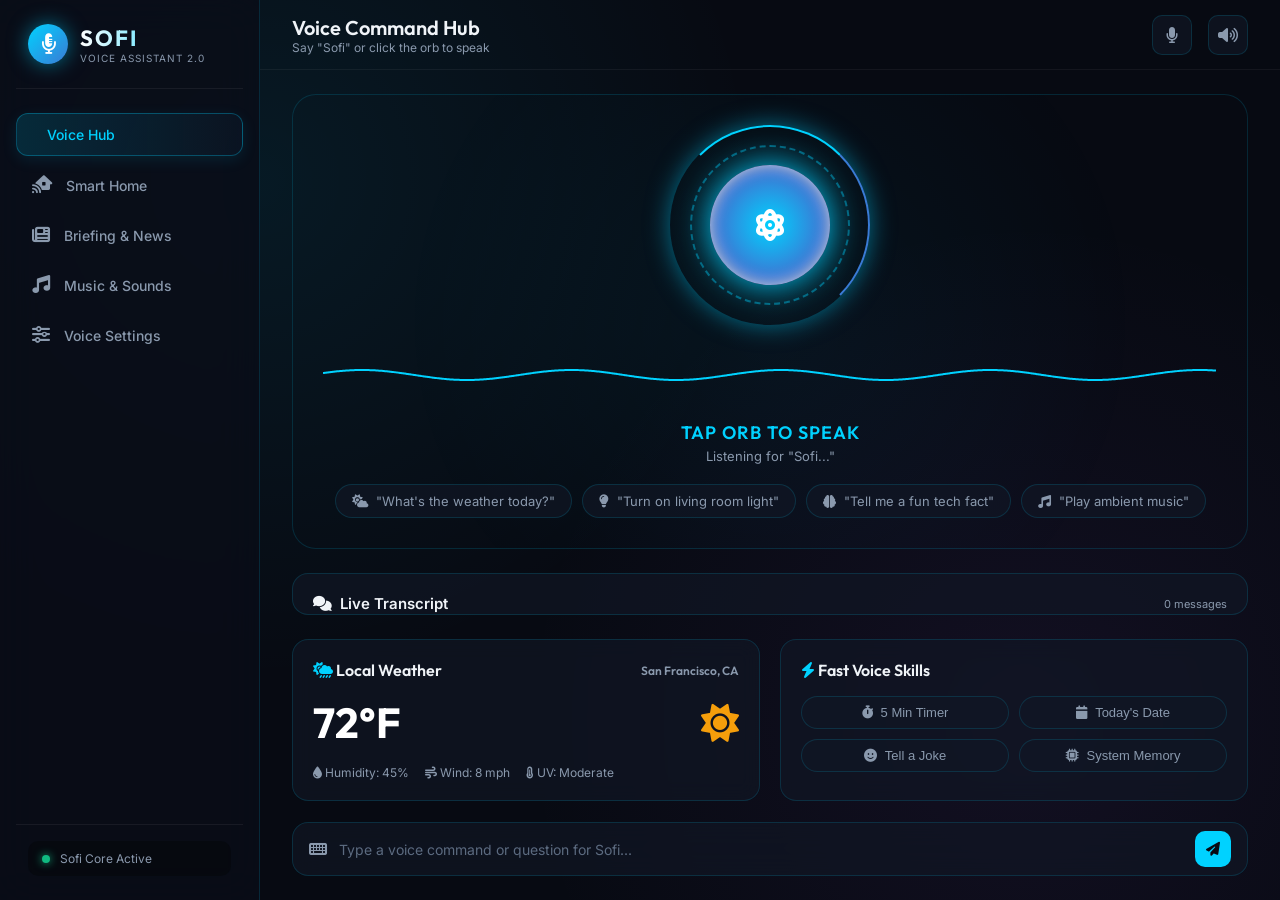
<file: alexa_app/index.html>
<!DOCTYPE html>
<html lang="en">
<head>
  <meta charset="UTF-8">
  <meta name="viewport" content="width=device-width, initial-scale=1.0">
  <title>SOFI — Modern Voice Assistant Interface</title>
  <!-- Google Fonts -->
  <link rel="preconnect" href="https://fonts.googleapis.com">
  <link rel="preconnect" href="https://fonts.gstatic.com" crossorigin>
  <link href="https://fonts.googleapis.com/css2?family=Inter:wght@300;400;500;600;700&family=Outfit:wght@400;500;600;700;800&display=swap" rel="stylesheet">
  <!-- FontAwesome Icons -->
  <link rel="stylesheet" href="https://cdnjs.cloudflare.com/ajax/libs/font-awesome/6.4.0/css/all.min.css">
  
  <style>
    :root {
      --bg-dark: #070a12;
      --bg-card: rgba(18, 24, 38, 0.65);
      --bg-card-hover: rgba(28, 36, 56, 0.75);
      --border-color: rgba(0, 210, 255, 0.15);
      --border-glow: rgba(0, 210, 255, 0.4);
      
      --cyan-primary: #00d2ff;
      --cyan-glow: rgba(0, 210, 255, 0.5);
      --blue-accent: #3a7bd5;
      --purple-accent: #9d4edd;
      
      --text-main: #f0f4f8;
      --text-muted: #8a99ad;
      --text-dim: #5c6b80;
      
      --success: #10b981;
      --warning: #f59e0b;
      --danger: #ef4444;
      
      --sidebar-width: 260px;
    }

    *, *::before, *::after {
      box-sizing: border-box;
      margin: 0;
      padding: 0;
    }

    body {
      background-color: var(--bg-dark);
      background-image: 
        radial-gradient(circle at 20% 20%, rgba(0, 210, 255, 0.08) 0%, transparent 40%),
        radial-gradient(circle at 80% 80%, rgba(157, 78, 221, 0.08) 0%, transparent 40%),
        radial-gradient(circle at 50% 50%, rgba(7, 10, 18, 0.95) 0%, #070a12 100%);
      color: var(--text-main);
      font-family: 'Inter', sans-serif;
      height: 100vh;
      display: flex;
      overflow: hidden;
      user-select: none;
    }

    /* ── SIDEBAR NAV ── */
    aside {
      width: var(--sidebar-width);
      background: rgba(10, 14, 24, 0.85);
      backdrop-filter: blur(20px);
      -webkit-backdrop-filter: blur(20px);
      border-right: 1px solid var(--border-color);
      display: flex;
      flex-direction: column;
      padding: 24px 16px;
      z-index: 10;
    }

    .brand {
      display: flex;
      align-items: center;
      gap: 12px;
      padding: 0 12px 24px;
      border-bottom: 1px solid rgba(255, 255, 255, 0.06);
    }

    .brand-icon {
      width: 40px;
      height: 40px;
      border-radius: 50%;
      background: linear-gradient(135deg, var(--cyan-primary), var(--blue-accent));
      display: flex;
      align-items: center;
      justify-content: center;
      box-shadow: 0 0 20px var(--cyan-glow);
      color: #fff;
      font-size: 20px;
    }

    .brand-text {
      font-family: 'Outfit', sans-serif;
      font-size: 22px;
      font-weight: 700;
      letter-spacing: 2px;
      background: linear-gradient(90deg, #ffffff, var(--cyan-primary));
      -webkit-background-clip: text;
      -webkit-text-fill-color: transparent;
    }

    .brand-tag {
      font-size: 10px;
      color: var(--text-muted);
      letter-spacing: 1px;
      text-transform: uppercase;
    }

    .nav-list {
      list-style: none;
      margin-top: 24px;
      display: flex;
      flex-direction: column;
      gap: 8px;
    }

    .nav-item {
      display: flex;
      align-items: center;
      gap: 14px;
      padding: 12px 16px;
      border-radius: 12px;
      color: var(--text-muted);
      font-size: 14px;
      font-weight: 500;
      cursor: pointer;
      transition: all 0.3s cubic-bezier(0.4, 0, 0.2, 1);
    }

    .nav-item i {
      font-size: 18px;
      transition: color 0.3s;
    }

    .nav-item:hover {
      background: var(--bg-card-hover);
      color: var(--text-main);
    }

    .nav-item.active {
      background: linear-gradient(90deg, rgba(0, 210, 255, 0.15), rgba(58, 123, 213, 0.05));
      border: 1px solid rgba(0, 210, 255, 0.3);
      color: var(--cyan-primary);
      box-shadow: 0 4px 15px rgba(0, 210, 255, 0.1);
    }

    .nav-item.active i {
      color: var(--cyan-primary);
      text-shadow: 0 0 10px var(--cyan-glow);
    }

    .sidebar-footer {
      margin-top: auto;
      padding: 16px 12px 0;
      border-top: 1px solid rgba(255, 255, 255, 0.06);
    }

    .status-badge {
      display: flex;
      align-items: center;
      gap: 10px;
      padding: 10px 14px;
      background: rgba(0, 0, 0, 0.3);
      border-radius: 10px;
      font-size: 12px;
      color: var(--text-muted);
    }

    .status-dot {
      width: 8px;
      height: 8px;
      border-radius: 50%;
      background: var(--success);
      box-shadow: 0 0 8px var(--success);
    }

    /* ── MAIN CONTENT AREA ── */
    main {
      flex: 1;
      display: flex;
      flex-direction: column;
      position: relative;
      overflow: hidden;
    }

    /* Top Bar */
    header {
      height: 70px;
      padding: 0 32px;
      display: flex;
      align-items: center;
      justify-content: space-between;
      border-bottom: 1px solid rgba(255, 255, 255, 0.05);
    }

    .header-title h1 {
      font-family: 'Outfit', sans-serif;
      font-size: 20px;
      font-weight: 600;
    }

    .header-title p {
      font-size: 12px;
      color: var(--text-muted);
    }

    .header-actions {
      display: flex;
      align-items: center;
      gap: 16px;
    }

    .btn-icon {
      width: 40px;
      height: 40px;
      border-radius: 10px;
      background: var(--bg-card);
      border: 1px solid var(--border-color);
      color: var(--text-muted);
      display: flex;
      align-items: center;
      justify-content: center;
      cursor: pointer;
      transition: all 0.3s;
    }

    .btn-icon:hover {
      background: var(--bg-card-hover);
      color: var(--cyan-primary);
      border-color: var(--cyan-primary);
      box-shadow: 0 0 12px rgba(0, 210, 255, 0.2);
    }

    /* Content Views */
    .content-body {
      flex: 1;
      padding: 24px 32px;
      overflow-y: auto;
      display: flex;
      flex-direction: column;
      gap: 24px;
    }

    .view-section {
      display: none;
      flex-direction: column;
      gap: 24px;
      height: 100%;
    }

    .view-section.active {
      display: flex;
    }

    /* ── SOFI ORB VISUALIZER CONTAINER ── */
    .hero-orb-container {
      display: flex;
      flex-direction: column;
      align-items: center;
      justify-content: center;
      padding: 30px;
      background: radial-gradient(circle at center, rgba(0, 210, 255, 0.05) 0%, transparent 70%);
      border-radius: 24px;
      border: 1px solid var(--border-color);
      position: relative;
    }

    /* Holographic Ring Visualizer */
    .orb-wrapper {
      position: relative;
      width: 200px;
      height: 200px;
      display: flex;
      align-items: center;
      justify-content: center;
      cursor: pointer;
    }

    .orb-ring {
      position: absolute;
      width: 100%;
      height: 100%;
      border-radius: 50%;
      border: 2px solid transparent;
      border-top-color: var(--cyan-primary);
      border-right-color: var(--blue-accent);
      animation: spinOrb 6s linear infinite;
      box-shadow: 0 0 25px var(--cyan-glow);
    }

    .orb-ring-inner {
      position: absolute;
      width: 80%;
      height: 80%;
      border-radius: 50%;
      border: 2px dashed rgba(0, 210, 255, 0.4);
      animation: spinOrbReverse 10s linear infinite;
    }

    .orb-core {
      position: absolute;
      width: 60%;
      height: 60%;
      border-radius: 50%;
      background: radial-gradient(circle, var(--cyan-primary) 0%, var(--blue-accent) 60%, rgba(157, 78, 221, 0.4) 100%);
      box-shadow: 0 0 35px var(--cyan-primary), inset 0 0 15px rgba(255, 255, 255, 0.8);
      transition: all 0.5s cubic-bezier(0.175, 0.885, 0.32, 1.275);
      display: flex;
      align-items: center;
      justify-content: center;
      color: #fff;
      font-size: 32px;
    }

    .orb-wrapper:hover .orb-core {
      transform: scale(1.08);
      box-shadow: 0 0 50px var(--cyan-primary), inset 0 0 25px rgba(255, 255, 255, 1);
    }

    /* States */
    .orb-wrapper.listening .orb-ring {
      animation: spinOrb 1.5s linear infinite;
      border-top-color: #00ffcc;
      border-right-color: #00d2ff;
      box-shadow: 0 0 40px #00ffcc;
    }

    .orb-wrapper.listening .orb-core {
      animation: pulseCore 1s ease-in-out infinite alternate;
      background: radial-gradient(circle, #00ffcc 0%, #00d2ff 70%);
    }

    .orb-wrapper.speaking .orb-ring {
      animation: spinOrb 3s linear infinite;
      border-top-color: var(--purple-accent);
      border-right-color: var(--cyan-primary);
      box-shadow: 0 0 40px var(--purple-accent);
    }

    @keyframes spinOrb {
      0% { transform: rotate(0deg); }
      100% { transform: rotate(360deg); }
    }

    @keyframes spinOrbReverse {
      0% { transform: rotate(360deg); }
      100% { transform: rotate(0deg); }
    }

    @keyframes pulseCore {
      0% { transform: scale(0.95); opacity: 0.85; }
      100% { transform: scale(1.15); opacity: 1; }
    }

    /* Audio Waves Canvas */
    #waveCanvas {
      width: 100%;
      height: 60px;
      margin-top: 20px;
    }

    /* Status Label */
    .orb-status-text {
      margin-top: 16px;
      font-family: 'Outfit', sans-serif;
      font-size: 18px;
      font-weight: 600;
      color: var(--cyan-primary);
      letter-spacing: 1px;
      text-transform: uppercase;
    }

    .orb-sub-text {
      font-size: 13px;
      color: var(--text-muted);
      margin-top: 4px;
    }

    /* ── QUICK VOICE SUGGESTIONS ── */
    .voice-chips {
      display: flex;
      flex-wrap: wrap;
      gap: 10px;
      justify-content: center;
      margin-top: 20px;
    }

    .chip {
      padding: 8px 16px;
      background: var(--bg-card);
      border: 1px solid var(--border-color);
      border-radius: 20px;
      font-size: 13px;
      color: var(--text-muted);
      cursor: pointer;
      transition: all 0.3s;
      display: flex;
      align-items: center;
      gap: 8px;
    }

    .chip:hover {
      background: var(--bg-card-hover);
      color: var(--cyan-primary);
      border-color: var(--cyan-primary);
      transform: translateY(-2px);
    }

    /* ── CONVERSATION TRANSCRIPT PANEL ── */
    .transcript-card {
      background: var(--bg-card);
      border: 1px solid var(--border-color);
      border-radius: 16px;
      padding: 20px;
      display: flex;
      flex-direction: column;
      gap: 16px;
      max-height: 280px;
      overflow-y: auto;
    }

    .transcript-header {
      display: flex;
      align-items: center;
      justify-content: space-between;
      border-bottom: 1px solid rgba(255, 255, 255, 0.05);
      padding-bottom: 12px;
    }

    .transcript-header h3 {
      font-size: 15px;
      font-weight: 600;
      display: flex;
      align-items: center;
      gap: 8px;
    }

    .message-item {
      display: flex;
      gap: 12px;
      align-items: flex-start;
      animation: fadeIn 0.3s ease;
    }

    .avatar {
      width: 32px;
      height: 32px;
      border-radius: 50%;
      display: flex;
      align-items: center;
      justify-content: center;
      font-size: 14px;
      flex-shrink: 0;
    }

    .avatar-user {
      background: rgba(255, 255, 255, 0.1);
      color: var(--text-main);
    }

    .avatar-sofi {
      background: linear-gradient(135deg, var(--cyan-primary), var(--blue-accent));
      color: #fff;
    }

    .msg-content {
      background: rgba(0, 0, 0, 0.25);
      padding: 10px 14px;
      border-radius: 12px;
      font-size: 14px;
      line-height: 1.5;
      max-width: 85%;
    }

    .msg-user .msg-content {
      border: 1px solid rgba(255, 255, 255, 0.08);
    }

    .msg-sofi .msg-content {
      border: 1px solid rgba(0, 210, 255, 0.2);
      background: rgba(0, 210, 255, 0.05);
    }

    /* ── DASHBOARD GRID & SKILL CARDS ── */
    .grid-2 {
      display: grid;
      grid-template-columns: repeat(auto-fit, minmax(320px, 1fr));
      gap: 20px;
    }

    .card {
      background: var(--bg-card);
      border: 1px solid var(--border-color);
      border-radius: 16px;
      padding: 20px;
      display: flex;
      flex-direction: column;
      gap: 16px;
      backdrop-filter: blur(10px);
      transition: border-color 0.3s;
    }

    .card:hover {
      border-color: var(--border-glow);
    }

    .card-title {
      font-family: 'Outfit', sans-serif;
      font-size: 16px;
      font-weight: 600;
      display: flex;
      align-items: center;
      justify-content: space-between;
    }

    .card-title i {
      color: var(--cyan-primary);
    }

    /* Weather Card */
    .weather-temp-box {
      display: flex;
      align-items: center;
      justify-content: space-between;
    }

    .temp-big {
      font-family: 'Outfit', sans-serif;
      font-size: 42px;
      font-weight: 700;
      color: #fff;
    }

    .weather-icon {
      font-size: 38px;
      color: #f59e0b;
    }

    .weather-stats {
      display: flex;
      gap: 16px;
      font-size: 12px;
      color: var(--text-muted);
    }

    /* Smart Home Card Controls */
    .device-row {
      display: flex;
      align-items: center;
      justify-content: space-between;
      padding: 12px 14px;
      background: rgba(0, 0, 0, 0.2);
      border-radius: 12px;
      border: 1px solid rgba(255, 255, 255, 0.05);
    }

    .device-info {
      display: flex;
      align-items: center;
      gap: 12px;
    }

    .device-icon {
      width: 36px;
      height: 36px;
      border-radius: 10px;
      background: rgba(0, 210, 255, 0.1);
      color: var(--cyan-primary);
      display: flex;
      align-items: center;
      justify-content: center;
      font-size: 16px;
    }

    /* Toggle Switch */
    .switch {
      position: relative;
      display: inline-block;
      width: 44px;
      height: 24px;
    }

    .switch input {
      opacity: 0;
      width: 0;
      height: 0;
    }

    .slider {
      position: absolute;
      cursor: pointer;
      top: 0; left: 0; right: 0; bottom: 0;
      background-color: rgba(255, 255, 255, 0.15);
      transition: .3s;
      border-radius: 24px;
    }

    .slider:before {
      position: absolute;
      content: "";
      height: 18px;
      width: 18px;
      left: 3px;
      bottom: 3px;
      background-color: white;
      transition: .3s;
      border-radius: 50%;
    }

    input:checked + .slider {
      background-color: var(--cyan-primary);
      box-shadow: 0 0 10px var(--cyan-glow);
    }

    input:checked + .slider:before {
      transform: translateX(20px);
    }

    /* Music Player Component */
    .player-visualizer {
      display: flex;
      align-items: flex-end;
      gap: 4px;
      height: 30px;
      justify-content: center;
    }

    .bar {
      width: 4px;
      height: 10%;
      background: var(--cyan-primary);
      border-radius: 2px;
      transition: height 0.1s;
    }

    .player-controls {
      display: flex;
      align-items: center;
      justify-content: center;
      gap: 20px;
    }

    .btn-play {
      width: 48px;
      height: 48px;
      border-radius: 50%;
      background: linear-gradient(135deg, var(--cyan-primary), var(--blue-accent));
      border: none;
      color: #fff;
      font-size: 18px;
      cursor: pointer;
      box-shadow: 0 0 15px var(--cyan-glow);
      display: flex;
      align-items: center;
      justify-content: center;
      transition: transform 0.2s;
    }

    .btn-play:hover {
      transform: scale(1.08);
    }

    /* Input Bar */
    .input-bar {
      margin-top: auto;
      display: flex;
      align-items: center;
      gap: 12px;
      background: var(--bg-card);
      border: 1px solid var(--border-color);
      border-radius: 16px;
      padding: 8px 16px;
      backdrop-filter: blur(15px);
    }

    .input-bar input {
      flex: 1;
      background: transparent;
      border: none;
      outline: none;
      color: var(--text-main);
      font-size: 14px;
      font-family: inherit;
    }

    .input-bar input::placeholder {
      color: var(--text-dim);
    }

    .btn-send {
      width: 36px;
      height: 36px;
      border-radius: 10px;
      background: var(--cyan-primary);
      border: none;
      color: var(--bg-dark);
      font-size: 14px;
      cursor: pointer;
      display: flex;
      align-items: center;
      justify-content: center;
      font-weight: bold;
      transition: all 0.2s;
    }

    .btn-send:hover {
      background: #33e0ff;
      box-shadow: 0 0 12px var(--cyan-glow);
    }

    @keyframes fadeIn {
      from { opacity: 0; transform: translateY(6px); }
      to { opacity: 1; transform: translateY(0); }
    }
  </style>
</head>
<body>

  <!-- ── SIDEBAR NAV ── -->
  <aside>
    <div class="brand">
      <div class="brand-icon">
        <i class="fa-solid fa-microphone-lines"></i>
      </div>
      <div>
        <div class="brand-text">SOFI</div>
        <div class="brand-tag">Voice Assistant 2.0</div>
      </div>
    </div>

    <ul class="nav-list">
      <li class="nav-item active" data-view="voice-hub">
        <i class="fa-solid fa-waveform-lines"></i> Voice Hub
      </li>
      <li class="nav-item" data-view="smart-home">
        <i class="fa-solid fa-house-signal"></i> Smart Home
      </li>
      <li class="nav-item" data-view="briefing">
        <i class="fa-solid fa-newspaper"></i> Briefing & News
      </li>
      <li class="nav-item" data-view="media">
        <i class="fa-solid fa-music"></i> Music & Sounds
      </li>
      <li class="nav-item" data-view="settings">
        <i class="fa-solid fa-sliders"></i> Voice Settings
      </li>
    </ul>

    <div class="sidebar-footer">
      <div class="status-badge">
        <div class="status-dot"></div>
        <span>Sofi Core Active</span>
      </div>
    </div>
  </aside>

  <!-- ── MAIN CONTAINER ── -->
  <main>
    <header>
      <div class="header-title">
        <h1 id="pageTitle">Voice Command Hub</h1>
        <p id="pageSubtitle">Say "Sofi" or click the orb to speak</p>
      </div>

      <div class="header-actions">
        <div class="btn-icon" id="toggleMuteBtn" title="Toggle Mic Mute">
          <i class="fa-solid fa-microphone"></i>
        </div>
        <div class="btn-icon" id="refreshVoiceBtn" title="Test Sofi Voice">
          <i class="fa-solid fa-volume-high"></i>
        </div>
      </div>
    </header>

    <div class="content-body">

      <!-- ── SECTION 1: VOICE HUB ── -->
      <section class="view-section active" id="view-voice-hub">

        <!-- Glowing Orb Visualizer -->
        <div class="hero-orb-container">
          <div class="orb-wrapper" id="orbBtn" title="Click to speak with Sofi">
            <div class="orb-ring"></div>
            <div class="orb-ring-inner"></div>
            <div class="orb-core">
              <i class="fa-solid fa-atom" id="orbIcon"></i>
            </div>
          </div>

          <!-- Waveforms canvas -->
          <canvas id="waveCanvas"></canvas>

          <div class="orb-status-text" id="orbStatus">TAP ORB TO SPEAK</div>
          <div class="orb-sub-text" id="orbSubText">Listening for "Sofi..."</div>

          <!-- Voice chips -->
          <div class="voice-chips">
            <div class="chip" onclick="askSofi('What\'s the weather today?')">
              <i class="fa-solid fa-cloud-sun"></i> "What's the weather today?"
            </div>
            <div class="chip" onclick="askSofi('Turn on living room light')">
              <i class="fa-solid fa-lightbulb"></i> "Turn on living room light"
            </div>
            <div class="chip" onclick="askSofi('Tell me a fun tech fact')">
              <i class="fa-solid fa-brain"></i> "Tell me a fun tech fact"
            </div>
            <div class="chip" onclick="askSofi('Play ambient relax music')">
              <i class="fa-solid fa-music"></i> "Play ambient music"
            </div>
          </div>
        </div>

        <!-- Transcript Card -->
        <div class="transcript-card">
          <div class="transcript-header">
            <h3><i class="fa-solid fa-comments"></i> Live Transcript</h3>
            <span style="font-size: 11px; color: var(--text-muted);" id="transcriptCount">0 messages</span>
          </div>

          <div id="transcriptList" style="display:flex; flex-direction:column; gap:12px;">
            <div class="message-item msg-sofi">
              <div class="avatar avatar-sofi"><i class="fa-solid fa-robot"></i></div>
              <div class="msg-content">
                Hello boss! I am <strong>Sofi</strong>, your AI voice assistant. How can I help you today?
              </div>
            </div>
          </div>
        </div>

        <!-- Grid with Weather & Quick Controls -->
        <div class="grid-2">
          <div class="card">
            <div class="card-title">
              <span><i class="fa-solid fa-cloud-sun-rain"></i> Local Weather</span>
              <span style="font-size: 12px; color: var(--text-muted);">San Francisco, CA</span>
            </div>
            <div class="weather-temp-box">
              <div class="temp-big">72°F</div>
              <i class="fa-solid fa-sun weather-icon"></i>
            </div>
            <div class="weather-stats">
              <span><i class="fa-solid fa-droplet"></i> Humidity: 45%</span>
              <span><i class="fa-solid fa-wind"></i> Wind: 8 mph</span>
              <span><i class="fa-solid fa-temperature-three-quarters"></i> UV: Moderate</span>
            </div>
          </div>

          <div class="card">
            <div class="card-title">
              <span><i class="fa-solid fa-bolt"></i> Fast Voice Skills</span>
            </div>
            <div style="display: grid; grid-template-columns: 1fr 1fr; gap: 10px;">
              <button class="chip" style="justify-content: center;" onclick="askSofi('Set a timer for 5 minutes')">
                <i class="fa-solid fa-stopwatch"></i> 5 Min Timer
              </button>
              <button class="chip" style="justify-content: center;" onclick="askSofi('What is today\'s date?')">
                <i class="fa-solid fa-calendar"></i> Today's Date
              </button>
              <button class="chip" style="justify-content: center;" onclick="askSofi('Tell me a joke')">
                <i class="fa-solid fa-face-smile"></i> Tell a Joke
              </button>
              <button class="chip" style="justify-content: center;" onclick="askSofi('Check system memory')">
                <i class="fa-solid fa-microchip"></i> System Memory
              </button>
            </div>
          </div>
        </div>

      </section>

      <!-- ── SECTION 2: SMART HOME ── -->
      <section class="view-section" id="view-smart-home">
        <div class="card">
          <div class="card-title">
            <span><i class="fa-solid fa-house-laptop"></i> Connected Smart Devices</span>
            <span style="font-size: 12px; color: var(--success);"><i class="fa-solid fa-circle"></i> 4 Devices Online</span>
          </div>

          <div style="display: flex; flex-direction: column; gap: 12px;">
            <div class="device-row">
              <div class="device-info">
                <div class="device-icon"><i class="fa-solid fa-lightbulb"></i></div>
                <div>
                  <div style="font-weight: 600; font-size: 14px;">Living Room Main Light</div>
                  <div style="font-size: 12px; color: var(--text-muted);" id="lightStatusText">Off • Warm White 80%</div>
                </div>
              </div>
              <label class="switch">
                <input type="checkbox" id="lightSwitch" onchange="toggleDevice('Living Room Light', this.checked)">
                <span class="slider"></span>
              </label>
            </div>

            <div class="device-row">
              <div class="device-info">
                <div class="device-icon" style="background: rgba(157, 78, 221, 0.15); color: var(--purple-accent);">
                  <i class="fa-solid fa-wand-magic-sparkles"></i>
                </div>
                <div>
                  <div style="font-weight: 600; font-size: 14px;">Cyberpunk Neon RGB Strip</div>
                  <div style="font-size: 12px; color: var(--text-muted);" id="rgbStatusText">On • Electric Cyan Glow</div>
                </div>
              </div>
              <label class="switch">
                <input type="checkbox" id="rgbSwitch" checked onchange="toggleDevice('RGB Neon Strip', this.checked)">
                <span class="slider"></span>
              </label>
            </div>

            <div class="device-row">
              <div class="device-info">
                <div class="device-icon" style="background: rgba(16, 185, 129, 0.15); color: var(--success);">
                  <i class="fa-solid fa-temperature-arrow-up"></i>
                </div>
                <div>
                  <div style="font-weight: 600; font-size: 14px;">Smart Thermostat AC</div>
                  <div style="font-size: 12px; color: var(--text-muted);">Cooling • Target: 70°F</div>
                </div>
              </div>
              <label class="switch">
                <input type="checkbox" checked onchange="toggleDevice('AC Thermostat', this.checked)">
                <span class="slider"></span>
              </label>
            </div>

            <div class="device-row">
              <div class="device-info">
                <div class="device-icon" style="background: rgba(245, 158, 11, 0.15); color: var(--warning);">
                  <i class="fa-solid fa-lock"></i>
                </div>
                <div>
                  <div style="font-weight: 600; font-size: 14px;">Front Door Smart Lock</div>
                  <div style="font-size: 12px; color: var(--text-muted);">Locked & Secured</div>
                </div>
              </div>
              <label class="switch">
                <input type="checkbox" checked onchange="toggleDevice('Smart Lock', this.checked)">
                <span class="slider"></span>
              </label>
            </div>
          </div>
        </div>
      </section>

      <!-- ── SECTION 3: BRIEFING ── -->
      <section class="view-section" id="view-briefing">
        <div class="card">
          <div class="card-title">
            <span><i class="fa-solid fa-sun"></i> Sofi Morning Briefing</span>
            <button class="chip" onclick="readBriefingAloud()"><i class="fa-solid fa-play"></i> Read Aloud</button>
          </div>
          <p style="font-size: 14px; line-height: 1.6; color: var(--text-main);" id="briefingText">
            Good morning boss! Today is Friday, August 7. The weather in San Francisco is clear with 72°F. Your schedule is clear until 2:00 PM. Top news headline: Tech innovations continue as AI speech models hit zero latency performance. Have an awesome productive day!
          </p>
        </div>
      </section>

      <!-- ── SECTION 4: MEDIA ── -->
      <section class="view-section" id="view-media">
        <div class="card">
          <div class="card-title">
            <span><i class="fa-solid fa-radio"></i> Sofi Soundscapes & Music</span>
          </div>

          <div style="display: flex; flex-direction: column; gap: 20px; align-items: center; text-align: center; padding: 20px 0;">
            <div style="width: 120px; height: 120px; border-radius: 50%; background: linear-gradient(135deg, var(--cyan-primary), var(--purple-accent)); display: flex; align-items: center; justify-content: center; box-shadow: 0 0 30px var(--cyan-glow);">
              <i class="fa-solid fa-music" style="font-size: 48px; color: #fff;"></i>
            </div>
            <div>
              <div style="font-size: 18px; font-weight: 700;">Cyber Ambient Lo-Fi Chill</div>
              <div style="font-size: 13px; color: var(--text-muted); margin-top: 4px;">Sofi Stream Player</div>
            </div>

            <!-- Equalizer bars -->
            <div class="player-visualizer" id="eqVisualizer">
              <div class="bar" style="height: 40%;"></div>
              <div class="bar" style="height: 80%;"></div>
              <div class="bar" style="height: 30%;"></div>
              <div class="bar" style="height: 90%;"></div>
              <div class="bar" style="height: 60%;"></div>
              <div class="bar" style="height: 100%;"></div>
              <div class="bar" style="height: 50%;"></div>
            </div>

            <div class="player-controls">
              <button class="btn-play" id="musicPlayBtn" onclick="toggleMusic()">
                <i class="fa-solid fa-play" id="musicPlayIcon"></i>
              </button>
            </div>
          </div>
        </div>
      </section>

      <!-- ── SECTION 5: SETTINGS ── -->
      <section class="view-section" id="view-settings">
        <div class="card">
          <div class="card-title">
            <span><i class="fa-solid fa-sliders"></i> Sofi Voice Synthesis Settings</span>
          </div>

          <div style="display: flex; flex-direction: column; gap: 16px;">
            <div>
              <label style="font-size: 13px; color: var(--text-muted); display: block; margin-bottom: 8px;">Select Voice Model</label>
              <select id="voiceSelect" style="width: 100%; padding: 10px; background: rgba(0,0,0,0.4); border: 1px solid var(--border-color); border-radius: 8px; color: var(--text-main); font-family: inherit; outline: none;"></select>
            </div>

            <div>
              <label style="font-size: 13px; color: var(--text-muted); display: block; margin-bottom: 8px;">Speech Pitch (<span id="pitchVal">1.0</span>)</label>
              <input type="range" id="pitchRange" min="0.5" max="1.5" step="0.1" value="1.0" style="width: 100%;" oninput="document.getElementById('pitchVal').innerText=this.value">
            </div>

            <div>
              <label style="font-size: 13px; color: var(--text-muted); display: block; margin-bottom: 8px;">Speech Rate / Speed (<span id="rateVal">1.0</span>)</label>
              <input type="range" id="rateRange" min="0.5" max="1.8" step="0.1" value="1.0" style="width: 100%;" oninput="document.getElementById('rateVal').innerText=this.value">
            </div>

            <button class="chip" style="justify-content: center; margin-top: 10px; background: var(--cyan-primary); color: #000; font-weight: bold;" onclick="testVoiceSettings()">
              <i class="fa-solid fa-volume-high"></i> Test Sofi Voice
            </button>
          </div>
        </div>
      </section>

    </div>

    <!-- ── INPUT COMMAND BAR ── -->
    <div style="padding: 0 32px 24px;">
      <form class="input-bar" id="commandForm" onsubmit="handleFormSubmit(event)">
        <i class="fa-solid fa-keyboard" style="color: var(--text-muted);"></i>
        <input type="text" id="cmdInput" placeholder="Type a voice command or question for Sofi..." autocomplete="off">
        <button type="submit" class="btn-send">
          <i class="fa-solid fa-paper-plane"></i>
        </button>
      </form>
    </div>
  </main>

  <script>
    // ── GLOBAL STATE & VOICE SYNTHESIS ──
    const ASSISTANT_NAME = "Sofi";
    let isListening = false;
    let isSpeaking = false;
    let isMuted = false;
    let synth = window.speechSynthesis;
    let voices = [];
    let selectedVoice = null;
    let recognition = null;
    let isPlayingMusic = false;

    // Load Available Speech Synthesis Voices
    function loadVoices() {
      if (!synth) return;
      voices = synth.getVoices();
      const select = document.getElementById('voiceSelect');
      select.innerHTML = '';

      let defaultIdx = 0;
      voices.forEach((v, idx) => {
        const option = document.createElement('option');
        option.value = idx;
        option.textContent = `${v.name} (${v.lang})`;
        if (v.name.includes('Jenny') || v.name.includes('Samantha') || v.name.includes('Zira') || v.name.includes('Female') || v.name.includes('Google US English')) {
          defaultIdx = idx;
        }
        select.appendChild(option);
      });

      if (voices.length > 0) {
        select.selectedIndex = defaultIdx;
        selectedVoice = voices[defaultIdx];
      }
    }

    if (synth) {
      loadVoices();
      if (speechSynthesis.onvoiceschanged !== undefined) {
        speechSynthesis.onvoiceschanged = loadVoices;
      }
    }

    // Navigation View Switcher
    document.querySelectorAll('.nav-item').forEach(item => {
      item.addEventListener('click', () => {
        document.querySelectorAll('.nav-item').forEach(n => n.classList.remove('active'));
        document.querySelectorAll('.view-section').forEach(v => v.classList.remove('active'));

        item.classList.add('active');
        const viewId = item.getAttribute('data-view');
        document.getElementById(`view-${viewId}`).classList.add('active');

        const titles = {
          'voice-hub': ['Voice Command Hub', 'Say "Sofi" or click the orb to speak'],
          'smart-home': ['Smart Home Controls', 'Manage your connected IoT devices'],
          'briefing': ['Daily Briefing', 'Stay updated with live news and weather'],
          'media': ['Music & Soundscapes', 'Relaxing ambient audio player'],
          'settings': ['Voice Settings', 'Customize speech pitch, speed and voice model']
        };
        if (titles[viewId]) {
          document.getElementById('pageTitle').innerText = titles[viewId][0];
          document.getElementById('pageSubtitle').innerText = titles[viewId][1];
        }
      });
    });

    // ── SPEECH RECOGNITION ──
    const SpeechRecognition = window.SpeechRecognition || window.webkitSpeechRecognition;

    if (SpeechRecognition) {
      recognition = new SpeechRecognition();
      recognition.continuous = false;
      recognition.interimResults = true;
      recognition.lang = 'en-US';

      recognition.onstart = () => {
        isListening = true;
        updateOrbState('listening');
      };

      recognition.onresult = (event) => {
        let transcript = '';
        for (let i = event.resultIndex; i < event.results.length; i++) {
          transcript += event.results[i][0].transcript;
        }
        document.getElementById('orbSubText').innerText = `"${transcript}"`;
        if (event.results[0].isFinal) {
          processVoiceInput(transcript);
        }
      };

      recognition.onerror = (event) => {
        console.warn('Speech recognition error:', event.error);
        stopListening();
      };

      recognition.onend = () => {
        isListening = false;
        if (!isSpeaking) {
          updateOrbState('idle');
        }
      };
    }

    function toggleListening() {
      if (!recognition) {
        speakText("Speech recognition is not supported in this browser. Please type your command below.");
        return;
      }
      if (isListening) {
        recognition.stop();
      } else {
        if (synth.speaking) synth.cancel();
        try {
          recognition.start();
        } catch (e) {
          recognition.stop();
        }
      }
    }

    function stopListening() {
      isListening = false;
      if (recognition) recognition.stop();
      updateOrbState('idle');
    }

    // ── ORB STATE ANIMATIONS ──
    function updateOrbState(state) {
      const wrapper = document.getElementById('orbBtn');
      const statusText = document.getElementById('orbStatus');
      const subText = document.getElementById('orbSubText');
      const icon = document.getElementById('orbIcon');

      wrapper.classList.remove('listening', 'speaking');

      if (state === 'listening') {
        wrapper.classList.add('listening');
        statusText.innerText = "LISTENING...";
        subText.innerText = "Listening to your voice...";
        icon.className = "fa-solid fa-microphone";
      } else if (state === 'speaking') {
        wrapper.classList.add('speaking');
        statusText.innerText = "SOFI SPEAKING";
        icon.className = "fa-solid fa-volume-high";
      } else {
        statusText.innerText = "TAP ORB TO SPEAK";
        subText.innerText = "Say \"Sofi\" or click the orb to speak";
        icon.className = "fa-solid fa-atom";
      }
    }

    document.getElementById('orbBtn').addEventListener('click', toggleListening);

    // ── SPEECH SYNTHESIS (SOFI VOICE) ──
    function speakText(text) {
      if (!synth || isMuted) return;
      if (synth.speaking) synth.cancel();

      const utterance = new SpeechSynthesisUtterance(text);

      const voiceIdx = document.getElementById('voiceSelect').value;
      if (voices[voiceIdx]) {
        utterance.voice = voices[voiceIdx];
      }
      utterance.pitch = parseFloat(document.getElementById('pitchRange').value) || 1.0;
      utterance.rate = parseFloat(document.getElementById('rateRange').value) || 1.0;

      utterance.onstart = () => {
        isSpeaking = true;
        updateOrbState('speaking');
        document.getElementById('orbSubText').innerText = text;
      };

      utterance.onend = () => {
        isSpeaking = false;
        updateOrbState('idle');
      };

      utterance.onerror = () => {
        isSpeaking = false;
        updateOrbState('idle');
      };

      synth.speak(utterance);
    }

    // ── VOICE COMMAND PROCESSING & INTENTS ──
    function processVoiceInput(query) {
      if (!query || query.trim() === '') return;
      query = query.trim();

      addTranscriptMessage('user', query);

      const qLower = query.toLowerCase();
      let reply = "";

      if (qLower.includes("hello") || qLower.includes("hi") || qLower.includes("hey")) {
        reply = "Hello boss! I am Sofi. How can I assist you right now?";
      } else if (qLower.includes("weather")) {
        reply = "Currently in San Francisco, it is 72 degrees Fahrenheit and sunny with mild humidity. Great weather for today!";
      } else if (qLower.includes("time")) {
        const now = new Date();
        reply = `The current time is ${now.toLocaleTimeString([], {hour: '2-digit', minute:'2-digit'})}.`;
      } else if (qLower.includes("date")) {
        const now = new Date();
        reply = `Today is ${now.toLocaleDateString(undefined, { weekday: 'long', year: 'numeric', month: 'long', day: 'numeric' })}.`;
      } else if (qLower.includes("joke")) {
        const jokes = [
          "Why do programmers prefer dark mode? Because light attracts bugs!",
          "Why did the smartphone go to school? To get smarter!",
          "There are 10 types of people in the world: those who understand binary, and those who don't!"
        ];
        reply = jokes[Math.floor(Math.random() * jokes.length)];
      } else if (qLower.includes("light")) {
        const isTurnOn = qLower.includes("on");
        document.getElementById('lightSwitch').checked = isTurnOn;
        toggleDevice('Living Room Light', isTurnOn);
        reply = isTurnOn ? "Turned on the living room light." : "Turned off the living room light.";
      } else if (qLower.includes("timer")) {
        reply = "Timer for 5 minutes has been set! I will notify you when time is up.";
      } else if (qLower.includes("fact")) {
        reply = "Did you know? The first computer virus was created in 1983 and was called the Creeper virus!";
      } else if (qLower.includes("music") || qLower.includes("play")) {
        toggleMusic(true);
        reply = "Playing ambient relax music track for you now!";
      } else {
        reply = `I heard: "${query}". I am ready to process your command, boss!`;
      }

      setTimeout(() => {
        addTranscriptMessage('sofi', reply);
        speakText(reply);
      }, 400);
    }

    function askSofi(query) {
      processVoiceInput(query);
    }

    function handleFormSubmit(e) {
      e.preventDefault();
      const input = document.getElementById('cmdInput');
      const val = input.value;
      if (val) {
        processVoiceInput(val);
        input.value = '';
      }
    }

    function addTranscriptMessage(sender, text) {
      const container = document.getElementById('transcriptList');
      const item = document.createElement('div');
      item.className = `message-item msg-${sender}`;

      const avatar = document.createElement('div');
      avatar.className = `avatar avatar-${sender}`;
      avatar.innerHTML = sender === 'user' ? '<i class="fa-solid fa-user"></i>' : '<i class="fa-solid fa-robot"></i>';

      const content = document.createElement('div');
      content.className = 'msg-content';
      content.innerText = text;

      item.appendChild(avatar);
      item.appendChild(content);
      container.appendChild(item);

      const card = container.parentElement;
      card.scrollTop = card.scrollHeight;

      const count = container.children.length;
      document.getElementById('transcriptCount').innerText = `${count} messages`;
    }

    function toggleDevice(deviceName, state) {
      const text = state ? "ON" : "OFF";
      if (deviceName === 'Living Room Light') {
        document.getElementById('lightStatusText').innerText = state ? "On • Warm White 100%" : "Off • Warm White 80%";
      }
      speakText(`${deviceName} is now turned ${text}.`);
    }

    function readBriefingAloud() {
      const text = document.getElementById('briefingText').innerText;
      speakText(text);
    }

    function toggleMusic(forcePlay = false) {
      isPlayingMusic = forcePlay ? true : !isPlayingMusic;
      const btn = document.getElementById('musicPlayBtn');
      const icon = document.getElementById('musicPlayIcon');
      const visualizer = document.getElementById('eqVisualizer');

      if (isPlayingMusic) {
        icon.className = "fa-solid fa-pause";
        window.eqInterval = setInterval(() => {
          document.querySelectorAll('#eqVisualizer .bar').forEach(b => {
            b.style.height = `${Math.floor(Math.random() * 85) + 15}%`;
          });
        }, 150);
      } else {
        icon.className = "fa-solid fa-play";
        clearInterval(window.eqInterval);
        document.querySelectorAll('#eqVisualizer .bar').forEach(b => b.style.height = "10%");
      }
    }

    function testVoiceSettings() {
      speakText("Testing Sofi voice synthesis settings. Your parameters are set perfectly!");
    }

    document.getElementById('refreshVoiceBtn').addEventListener('click', testVoiceSettings);
    document.getElementById('toggleMuteBtn').addEventListener('click', () => {
      isMuted = !isMuted;
      const btn = document.getElementById('toggleMuteBtn');
      btn.style.color = isMuted ? 'var(--danger)' : 'var(--text-muted)';
      btn.title = isMuted ? 'Unmute Mic' : 'Mute Mic';
    });

    // ── AUDIO WAVE CANVAS ANIMATION ──
    const canvas = document.getElementById('waveCanvas');
    const ctx = canvas.getContext('2d');
    function resizeCanvas() {
      canvas.width = canvas.parentElement.clientWidth - 60;
      canvas.height = 60;
    }
    resizeCanvas();
    window.addEventListener('resize', resizeCanvas);

    let step = 0;
    function animateWaves() {
      ctx.clearRect(0, 0, canvas.width, canvas.height);
      ctx.beginPath();
      ctx.lineWidth = 2;
      ctx.strokeStyle = isListening ? '#00ffcc' : (isSpeaking ? '#9d4edd' : '#00d2ff');

      const height = canvas.height;
      const width = canvas.width;

      for (let x = 0; x < width; x++) {
        let amp = isListening ? 20 : (isSpeaking ? 25 : 5);
        let y = Math.sin((x + step) * 0.03) * amp + height / 2;
        if (x === 0) ctx.moveTo(x, y);
        else ctx.lineTo(x, y);
      }
      ctx.stroke();
      step += 2;
      requestAnimationFrame(animateWaves);
    }
    animateWaves();
  </script>
</body>
</html>
</file>
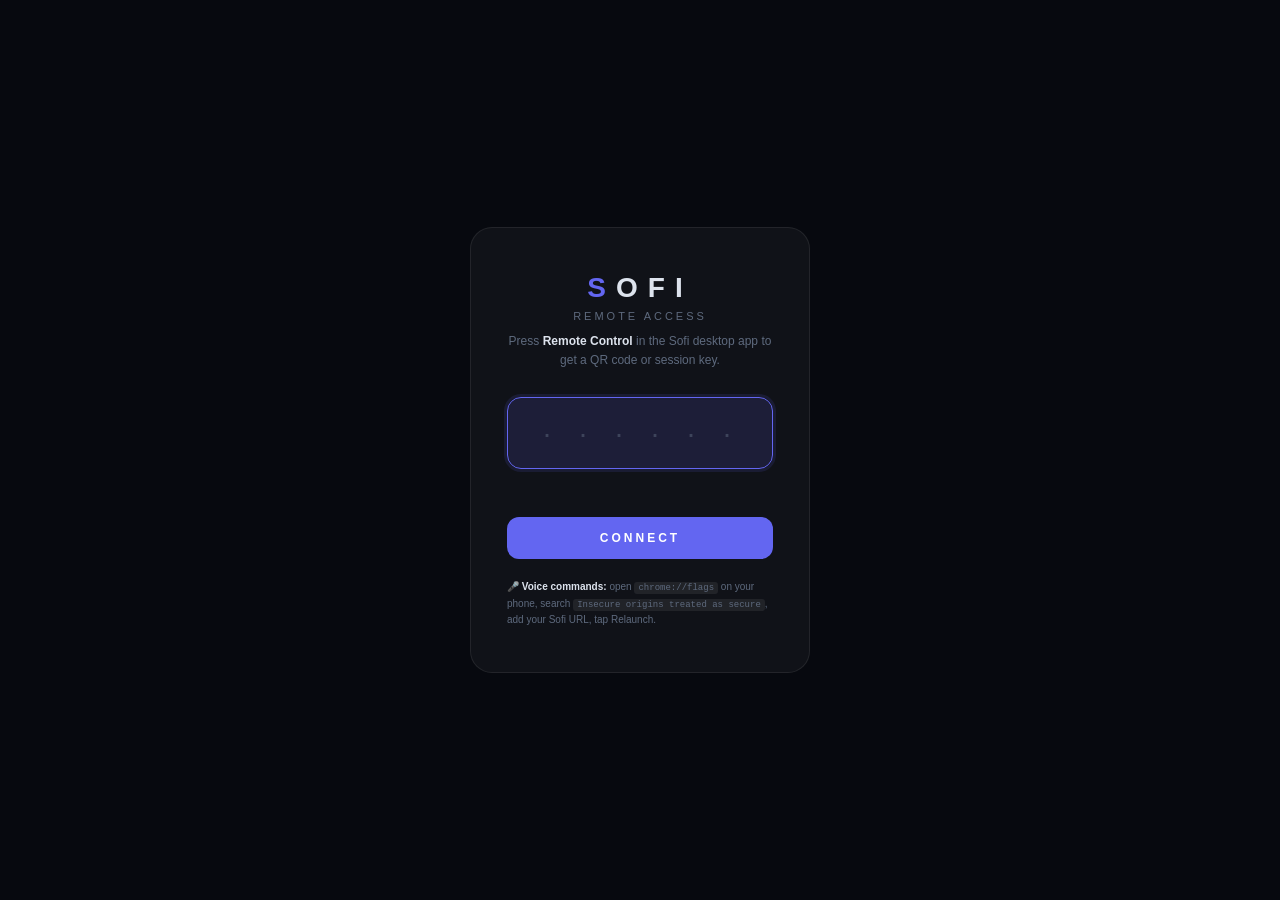
<file: dashboard/static/login.html>
<!DOCTYPE html>
<html lang="en">
<head>
  <meta charset="UTF-8">
  <meta name="viewport" content="width=device-width, initial-scale=1.0, user-scalable=no">
  <meta name="mobile-web-app-capable" content="yes">
  <meta name="apple-mobile-web-app-capable" content="yes">
  <meta name="apple-mobile-web-app-status-bar-style" content="black-translucent">
  <meta name="apple-mobile-web-app-title" content="Sofi AI">
  <link rel="manifest" href="/manifest.json">
  <title>Sofi Mobile</title>
  <style>
    *, *::before, *::after { box-sizing: border-box; margin: 0; padding: 0; }
    :root {
      --bg:     #07090f;
      --card:   rgba(255,255,255,0.04);
      --border: rgba(255,255,255,0.08);
      --accent: #6366f1;
      --adim:   rgba(99,102,241,0.15);
      --text:   #dde3ed;
      --muted:  #5e6a7e;
    }
    html, body {
      height: 100%;
      background: var(--bg);
      color: var(--text);
      font-family: -apple-system, BlinkMacSystemFont, 'Segoe UI', sans-serif;
      display: flex;
      align-items: center;
      justify-content: center;
    }
    .card {
      width: 340px;
      padding: 44px 36px;
      background: var(--card);
      border: 1px solid var(--border);
      border-radius: 22px;
      text-align: center;
    }
    .logo {
      font-size: 28px;
      font-weight: 700;
      letter-spacing: 10px;
      margin-bottom: 6px;
    }
    .logo em { color: var(--accent); font-style: normal; }
    .sub {
      font-size: 11px;
      color: var(--muted);
      letter-spacing: 3px;
      text-transform: uppercase;
      margin-bottom: 10px;
    }
    .hint {
      font-size: 12px;
      color: var(--muted);
      line-height: 1.55;
      margin-bottom: 28px;
    }
    .key-wrap {
      position: relative;
      margin-bottom: 16px;
    }
    .key-input {
      width: 100%;
      padding: 18px 14px;
      background: rgba(255,255,255,0.05);
      border: 1.5px solid var(--border);
      border-radius: 14px;
      color: var(--text);
      font-size: 30px;
      font-weight: 700;
      font-family: 'Courier New', monospace;
      text-align: center;
      letter-spacing: 10px;
      text-transform: uppercase;
      outline: none;
      transition: border-color 0.15s, background 0.15s, box-shadow 0.15s;
      caret-color: var(--accent);
    }
    .key-input::placeholder {
      color: rgba(94,106,126,0.5);
      letter-spacing: 6px;
      font-size: 20px;
    }
    .key-input:focus {
      border-color: var(--accent);
      background: var(--adim);
      box-shadow: 0 0 0 3px rgba(99,102,241,0.12);
    }
    .err {
      font-size: 12px;
      color: #f87171;
      min-height: 18px;
      margin-bottom: 14px;
    }
    .btn {
      width: 100%;
      padding: 14px;
      background: var(--accent);
      color: #fff;
      font-size: 12px;
      font-weight: 700;
      letter-spacing: 3px;
      border: none;
      border-radius: 12px;
      cursor: pointer;
      transition: opacity 0.15s, transform 0.1s;
    }
    .btn:hover  { opacity: 0.88; }
    .btn:active { transform: scale(0.98); }
    @keyframes shake {
      0%,100% { transform: translateX(0); }
      20%,60% { transform: translateX(-7px); }
      40%,80% { transform: translateX(7px); }
    }
    .shake { animation: shake 0.35s ease; }
    .voice-note {
      font-size: 10px;
      color: var(--muted);
      margin-top: 20px;
      line-height: 1.6;
      text-align: left;
    }
    .voice-note code {
      background: rgba(255,255,255,0.07);
      padding: 1px 4px;
      border-radius: 3px;
      font-family: 'Courier New', monospace;
      font-size: 9px;
    }
    #reconnecting {
      display: none;
      color: var(--muted);
      font-size: 12px;
      margin-bottom: 16px;
    }
  </style>
</head>
<body>
  <div class="card" id="card">
    <div class="logo"><em>S</em>OFI</div>
    <div class="sub">Remote Access</div>
    <p id="reconnecting">Reconnecting…</p>
    <p class="hint">Press <strong style="color:var(--text)">Remote Control</strong> in the Sofi desktop app to get a QR code or session key.</p>
    <div class="key-wrap">
      <input class="key-input" id="key" type="text" maxlength="6"
             autocomplete="off" autocorrect="off" spellcheck="false"
             placeholder="· · · · · ·">
    </div>
    <div class="err" id="err"></div>
    <button class="btn" onclick="doLogin()">CONNECT</button>
    <p class="voice-note">
      🎤 <strong style="color:var(--text)">Voice commands:</strong> open
      <code>chrome://flags</code> on your phone, search
      <code>Insecure origins treated as secure</code>, add your Sofi URL, tap Relaunch.
    </p>
  </div>

  <script>
    // Try auto-reconnect with stored device token (set on first QR login)
    (async function() {
      const devTok = localStorage.getItem('jarvis_device_token');
      if (!devTok) return;
      document.getElementById('reconnecting').style.display = 'block';
      try {
        const r = await fetch('/api/device-login', {
          method: 'POST',
          headers: { 'Content-Type': 'application/json' },
          body: JSON.stringify({ device_token: devTok }),
        });
        const d = await r.json();
        if (d.ok && d.token) {
          sessionStorage.setItem('jarvis_key', d.key);
          sessionStorage.setItem('jarvis_token', d.token);
          location.replace('/');
          return;
        }
      } catch (_) {}
      // Device token rejected (server restarted) — clear it and show normal form
      localStorage.removeItem('jarvis_device_token');
      document.getElementById('reconnecting').style.display = 'none';
    })();

    const inp = document.getElementById('key');
    inp.focus();

    inp.addEventListener('input', () => {
      inp.value = inp.value.toUpperCase().replace(/[^A-Z2-9]/g, '');
      if (inp.value.length === 6) doLogin();
    });
    inp.addEventListener('keydown', e => { if (e.key === 'Enter') doLogin(); });

    async function doLogin() {
      const key = inp.value.trim();
      if (key.length < 6) { shake(); return; }
      let data;
      try {
        const r = await fetch('/login', {
          method: 'POST',
          headers: { 'Content-Type': 'application/json' },
          body: JSON.stringify({ pin: key })
        });
        data = await r.json();
      } catch (e) {
        document.getElementById('err').textContent = 'Connection error';
        shake(); return;
      }
      if (data.ok && data.token) {
        sessionStorage.setItem('jarvis_key', key);
        sessionStorage.setItem('jarvis_token', data.token);
        location.href = '/';
      } else {
        inp.value = '';
        inp.focus();
        document.getElementById('err').textContent = 'Invalid or expired key';
        shake();
      }
    }

    function shake() {
      const c = document.getElementById('card');
      c.classList.remove('shake');
      void c.offsetWidth;
      c.classList.add('shake');
    }
  </script>
</body>
</html>
</file>
